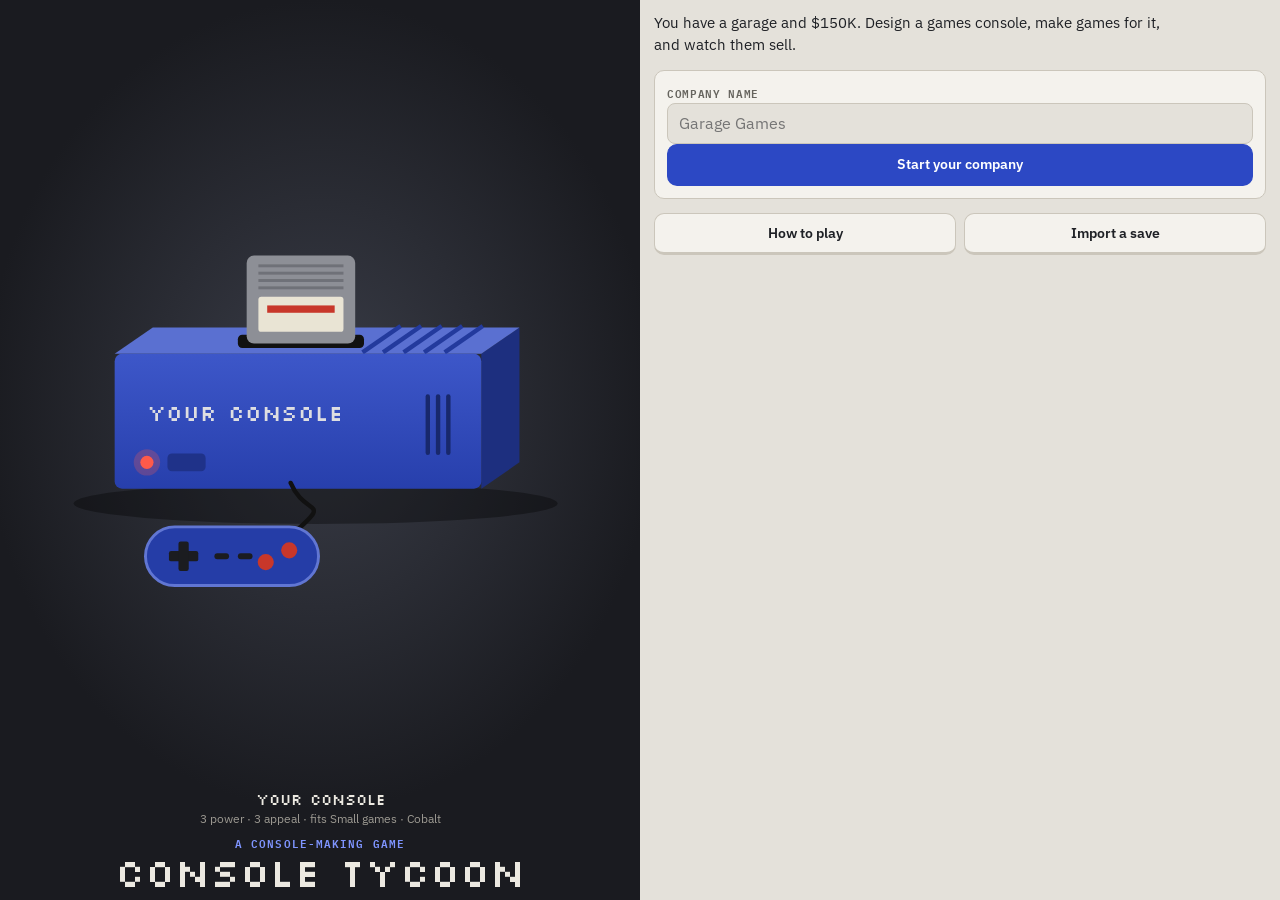
<file: index.html>
<!doctype html>
<html lang="en">
<head>
<meta charset="utf-8">
<meta name="viewport" content="width=device-width, initial-scale=1, viewport-fit=cover">
<meta name="theme-color" content="#24262c">
</head>
<body>
<title>Console Tycoon</title>
<meta name="claude:viewport-fit-sides" content="cover">
<link rel="preconnect" href="https://fonts.googleapis.com">
<link rel="preconnect" href="https://fonts.gstatic.com" crossorigin>
<link rel="stylesheet" href="https://fonts.googleapis.com/css2?family=IBM+Plex+Mono:wght@400;600&family=IBM+Plex+Sans:wght@400;500;600&family=Silkscreen&display=swap">
<style>
/* Layout: landscape split. Left: a dark showroom with a spotlight, the status readout on
   top, the model in the middle and time controls at the bottom. Right: the workbench,
   a scrolling panel of console-plastic controls. Upright phones get a rotate prompt. */
:root {
  --plastic: #e4e1da;      /* workbench: light console plastic */
  --panel: #f4f2ed;
  --ink: #1e2025;
  --muted: #66645e;
  --line: #cbc6bb;
  --accent: #2c48c4;       /* cobalt "A button" */
  --accent-ink: #ffffff;
  --led: #c8372a;          /* power-LED red for danger */
  --good: #287048;
  --mid: #9a6a0a;
  /* The showroom stays dark in both themes, like a lit display case. */
  --room: #1a1b20;
  --room-light: #3a3d48;
  --room-fg: #ece9e1;
  --room-dim: #9d9a92;
  --font-display: "Silkscreen", "Courier New", monospace;
  --font-body: "IBM Plex Sans", system-ui, -apple-system, "Segoe UI", Roboto, sans-serif;
  --font-data: "IBM Plex Mono", ui-monospace, "SFMono-Regular", Menlo, monospace;
  --radius: 10px;
}
@media (prefers-color-scheme: dark) {
  :root:not([data-theme="light"]) {
    --plastic: #16171b; --panel: #202228; --ink: #e8e5dd; --muted: #a09d95; --line: #353841;
    --accent: #7f95ff; --accent-ink: #0d1020; --led: #ff6b5d; --good: #5cc28a; --mid: #e0b04a;
    --room: #0c0d10; --room-light: #2a2d36; color-scheme: dark;
  }
}
:root[data-theme="dark"] {
  --plastic: #16171b; --panel: #202228; --ink: #e8e5dd; --muted: #a09d95; --line: #353841;
  --accent: #7f95ff; --accent-ink: #0d1020; --led: #ff6b5d; --good: #5cc28a; --mid: #e0b04a;
  --room: #0c0d10; --room-light: #2a2d36; color-scheme: dark;
}

* { box-sizing: border-box; }
html, body { height: 100%; background: var(--plastic); }
body {
  color: var(--ink);
  font: 14px/1.45 var(--font-body);
  margin: 0;
  overflow: hidden;
  -webkit-tap-highlight-color: transparent;
}
#app { height: 100%; }
button, input, textarea { font: inherit; color: inherit; }
h1, h2, h3 { text-wrap: balance; margin: 0; }
h2 {
  font: 600 11px/1.2 var(--font-data); text-transform: uppercase; letter-spacing: 0.08em;
  color: var(--muted); margin-bottom: 6px;
}
code { font-family: var(--font-data); font-size: 0.9em; }
.sr { position: absolute; width: 1px; height: 1px; overflow: hidden; clip: rect(0 0 0 0); }
:focus-visible { outline: 3px solid var(--accent); outline-offset: 2px; }

/* ---------- split layout */
.layout { display: grid; grid-template-columns: minmax(0, 1fr) minmax(0, 1fr); height: 100%; }
.stage {
  display: flex; flex-direction: column; gap: 6px; min-height: 0; overflow: hidden;
  color: var(--room-fg);
  background: radial-gradient(ellipse 70% 60% at 50% 45%, var(--room-light), var(--room) 75%);
  padding-block: 8px;
  padding-left: max(12px, env(safe-area-inset-left, 0px));
  padding-right: 12px;
}
.panel {
  min-height: 0; overflow-y: auto; overscroll-behavior: contain;
  display: flex; flex-direction: column; gap: 14px;
  padding-block: 12px 24px;
  padding-left: 14px;
  padding-right: max(14px, env(safe-area-inset-right, 0px));
}

/* ---------- status readout */
.lcd { display: flex; flex-direction: column; gap: 4px; }
.lcd-head { display: flex; justify-content: space-between; align-items: baseline; gap: 12px; }
.logo {
  font: 14px/1.2 var(--font-display); background: none; border: 0; padding: 0; color: var(--room-fg);
  text-align: left; min-width: 0; overflow: hidden; text-overflow: ellipsis; white-space: nowrap; cursor: pointer;
}
.date { font: 600 13px var(--font-data); white-space: nowrap; }
.lcd-stats { display: grid; grid-template-columns: repeat(3, minmax(0, 1fr)); gap: 6px; }
.stat { display: flex; flex-direction: column; min-width: 0; }
.stat b { font: 600 13px var(--font-data); font-variant-numeric: tabular-nums; white-space: nowrap; overflow: hidden; text-overflow: ellipsis; }
.stat small { font-size: 9px; color: var(--room-dim); text-transform: uppercase; letter-spacing: 0.05em; white-space: nowrap; overflow: hidden; text-overflow: ellipsis; }

/* ---------- showroom */
.showroom { flex: 1; min-height: 0; display: flex; flex-direction: column; }
.model { flex: 1; min-height: 0; display: flex; align-items: center; justify-content: center; }
.model svg { width: 100%; height: 100%; max-height: 100%; }
.empty-model p { color: var(--room-dim); text-align: center; margin: 0; }
.caption { display: flex; flex-direction: column; align-items: center; gap: 1px; text-align: center; }
.caption b { font: 15px/1.2 var(--font-display); overflow-wrap: anywhere; }
.caption small { color: var(--room-dim); font-size: 12px; }
.focus-bars { display: grid; grid-template-columns: repeat(4, minmax(0, 1fr)); gap: 8px; width: 100%; max-width: 360px; margin-top: 4px; }
.focus-bars span { display: flex; flex-direction: column; gap: 2px; }
.focus-bars i { display: block; height: 5px; border-radius: 3px; background: #7f95ff; min-width: 2px; }
.focus-bars small { font: 10px var(--font-data); color: var(--room-dim); text-transform: uppercase; }
.stage-title { text-align: center; }
.eyebrow { font: 600 11px var(--font-data); text-transform: uppercase; letter-spacing: 0.1em; color: #7f95ff; margin: 0; }
.big-title { font: clamp(22px, 4.2vw, 40px)/1 var(--font-display); }
.time { display: flex; flex-direction: column; gap: 6px; }
.skip { display: grid; grid-template-columns: repeat(3, 1fr); gap: 6px; }
.skip .btn { min-height: 34px; padding-block: 4px; font: 600 12px var(--font-data); }
.next { width: 100%; min-height: 44px; font: 16px var(--font-display); }

/* ---------- workbench */
.lede { margin: 0; font-size: 15px; max-width: 34em; }
.screen-head { display: flex; align-items: center; gap: 10px; }
.screen-head h1 { font: 17px/1.2 var(--font-display); }
.back {
  background: var(--panel); border: 1px solid var(--line); border-radius: 999px;
  padding: 5px 11px; font: 600 12px var(--font-data); cursor: pointer; white-space: nowrap;
}
section { display: flex; flex-direction: column; gap: 6px; min-width: 0; }
.card { background: var(--panel); border: 1px solid var(--line); border-radius: var(--radius); padding: 12px; gap: 8px; }
.hint { color: var(--muted); font-size: 12.5px; margin: 0; }
.empty { background: var(--panel); border: 1px dashed var(--line); border-radius: var(--radius); padding: 12px; display: flex; flex-direction: column; gap: 8px; align-items: flex-start; }
.empty p { margin: 0; }

/* ---------- rows */
.row {
  display: flex; align-items: center; gap: 10px;
  background: var(--panel); border: 1px solid var(--line); border-radius: var(--radius); padding: 9px 11px;
}
.card .row { background: none; border: 0; padding: 0; }
.row.tap { cursor: pointer; }
.card .row.on b { color: var(--accent); }
.row-main { display: flex; flex-direction: column; gap: 1px; flex: 1; min-width: 0; }
.row-main b { overflow-wrap: anywhere; }
.sub { color: var(--muted); font-size: 12.5px; }
.num { font: 600 12.5px var(--font-data); font-variant-numeric: tabular-nums; white-space: nowrap; }
.swatch-dot { width: 14px; height: 14px; border-radius: 50%; flex: none; border: 1px solid var(--line); }
.score { font: 600 14px var(--font-data); border: 1px solid; border-radius: 8px; padding: 2px 8px; }
.score.good { color: var(--good); }
.score.mid { color: var(--mid); }
.score.bad { color: var(--led); }
.bar { height: 5px; background: var(--line); border-radius: 3px; overflow: hidden; margin-top: 5px; }
.bar i { display: block; height: 100%; background: var(--accent); border-radius: 3px; }

/* ---------- news */
.news { list-style: none; margin: 0; padding: 0; display: flex; flex-direction: column; gap: 5px; }
.news li { display: grid; grid-template-columns: 60px 1fr; gap: 8px; font-size: 13px; }
.news time { font: 11px/1.8 var(--font-data); color: var(--muted); white-space: nowrap; }
.news span { min-width: 0; overflow-wrap: anywhere; }
.news li.note span { color: var(--muted); font-style: italic; }
.news li.note time { visibility: hidden; }
.news li.big span { font-weight: 600; }
.report { border-color: var(--accent); }
.report-head { display: flex; justify-content: space-between; align-items: baseline; gap: 12px; }
.report-head h2 { margin: 0; }
.delta { font: 600 16px var(--font-data); font-variant-numeric: tabular-nums; }
.delta.pos { color: var(--good); }
.delta.neg { color: var(--led); }

/* ---------- tiles & buttons */
.grid { display: grid; grid-template-columns: repeat(2, minmax(0, 1fr)); gap: 8px; }
.tile {
  display: flex; flex-direction: column; align-items: flex-start; gap: 1px; text-align: left;
  background: var(--panel); border: 1px solid var(--line); border-bottom-width: 3px;
  border-radius: var(--radius); padding: 10px 12px; cursor: pointer;
}
.tile small { color: var(--muted); font-size: 12px; }
.btn {
  display: inline-flex; flex-direction: column; align-items: center; justify-content: center;
  min-height: 42px; padding: 7px 14px; border-radius: var(--radius); cursor: pointer;
  background: var(--panel); border: 1px solid var(--line); border-bottom-width: 3px; font-weight: 600;
}
.btn.primary { background: var(--accent); color: var(--accent-ink); border-color: var(--accent); }
.btn.dark { background: rgba(255, 255, 255, 0.06); color: var(--room-fg); border-color: rgba(255, 255, 255, 0.18); }
.btn.danger { color: var(--led); border-color: var(--led); }
.btn.quiet { background: none; border: 0; color: var(--muted); font-weight: 500; text-decoration: underline; }
.btn:disabled { opacity: 0.45; cursor: default; }
.btn.wide { width: 100%; }
.btn-sub { font-weight: 400; font-size: 12px; opacity: 0.85; }
.split { display: flex; flex-wrap: wrap; gap: 8px; }
.split .btn { flex: 1 1 120px; }
.inline { display: flex; gap: 8px; }
.inline input { flex: 1; min-width: 0; }
.tile:active, .btn:active, .opt:active, .chip:active, .swatch:active { transform: translateY(1px); }

/* ---------- forms */
fieldset { border: 0; padding: 0; margin: 0; display: flex; flex-direction: column; gap: 5px; min-width: 0; }
legend {
  font: 600 11px var(--font-data); text-transform: uppercase; letter-spacing: 0.08em; color: var(--muted);
  padding: 0; margin-bottom: 5px; width: 100%;
}
.legend-note, .label-note { float: right; text-transform: none; letter-spacing: 0; color: var(--accent); }
label { font: 600 11px var(--font-data); text-transform: uppercase; letter-spacing: 0.06em; color: var(--muted); }
input, textarea {
  width: 100%; background: var(--plastic); border: 1px solid var(--line); border-radius: 8px;
  padding: 8px 11px; font-size: 16px; min-width: 0;
}
textarea { font: 12px/1.4 var(--font-data); resize: vertical; }
.opt {
  display: grid; grid-template-columns: 1fr auto; grid-template-rows: auto auto; column-gap: 10px;
  text-align: left; background: var(--panel); border: 1px solid var(--line); border-radius: var(--radius);
  padding: 8px 11px; cursor: pointer; width: 100%;
}
.opt b { grid-column: 1; }
.opt small { grid-column: 1; color: var(--muted); font-size: 12px; }
.opt .num { grid-column: 2; grid-row: 1 / span 2; align-self: center; }
.opt.on { border-color: var(--accent); box-shadow: inset 0 0 0 1px var(--accent); }
.opt.on b { color: var(--accent); }
.opt:disabled { opacity: 0.5; cursor: default; }
.opt.locked .num { color: var(--muted); font-weight: 400; text-transform: uppercase; font-size: 11px; letter-spacing: 0.06em; }
.chips { display: flex; flex-wrap: wrap; gap: 6px; }
.chip {
  background: var(--panel); border: 1px solid var(--line); border-radius: 999px; padding: 6px 12px;
  font-size: 13.5px; cursor: pointer; min-height: 36px;
}
.chip.on { background: var(--accent); color: var(--accent-ink); border-color: var(--accent); }
.swatches { display: flex; flex-wrap: wrap; gap: 8px; }
.swatch {
  width: 36px; height: 36px; border-radius: 50%; cursor: pointer; background: var(--sw);
  border: 2px solid var(--line); box-shadow: inset 0 -4px 0 rgba(0, 0, 0, 0.2);
}
.swatch.on { border-color: var(--accent); outline: 2px solid var(--accent); outline-offset: 2px; }
.stepper {
  display: grid; grid-template-columns: 80px 38px 28px 38px 1fr; align-items: center; gap: 6px;
  background: var(--panel); border: 1px solid var(--line); border-radius: var(--radius); padding: 5px 10px;
}
.stepper span:first-child { font-weight: 600; font-size: 13.5px; }
.step {
  width: 38px; height: 38px; border-radius: 50%; border: 1px solid var(--line); border-bottom-width: 3px;
  background: var(--plastic); font: 600 19px/1 var(--font-data); cursor: pointer;
}
.step:disabled { opacity: 0.35; }
.stepper output { text-align: center; font: 600 17px var(--font-data); }
.pips { color: var(--accent); letter-spacing: 1px; font-size: 11px; overflow: hidden; white-space: nowrap; }
.lessons { border-left: 3px solid var(--accent); padding-left: 10px; display: flex; flex-direction: column; gap: 4px; }
.lessons h3 { font: 600 11px var(--font-data); text-transform: uppercase; letter-spacing: 0.08em; color: var(--accent); }
.lessons p { margin: 0; font-size: 12.5px; }

/* ---------- data lists */
dl { display: grid; grid-template-columns: auto 1fr; gap: 3px 14px; margin: 0; }
dt { color: var(--muted); font-size: 12.5px; }
dd { margin: 0; font-variant-numeric: tabular-nums; min-width: 0; overflow-wrap: anywhere; }
dd small { color: var(--muted); }
dd.neg { color: var(--led); }

/* ---------- games list */
.row.game { display: block; padding: 0; }
.row.game.on { border-color: var(--accent); }
.game-head { display: flex; align-items: center; gap: 10px; width: 100%; padding: 9px 11px; background: none; border: 0; text-align: left; cursor: pointer; }
.detail { padding: 0 11px 11px; font-size: 12.5px; color: var(--muted); }
.detail p { margin: 0 0 4px; }
.detail ul { margin: 4px 0 0; padding-left: 18px; }
.rules { margin: 0; padding-left: 18px; display: flex; flex-direction: column; gap: 6px; max-width: 65ch; }

/* ---------- flash */
.flash { padding: 9px 11px; border-radius: var(--radius); font-weight: 500; border: 1px solid; background: var(--panel); }
.flash.ok { color: var(--good); border-color: var(--good); }
.flash.err { color: var(--led); border-color: var(--led); }

/* ---------- rotate prompt (upright phones) */
.rotate { display: none; }
@media (orientation: portrait) and (max-width: 700px) {
  :root:not(.upright) .rotate {
    display: flex; position: fixed; inset: 0; z-index: 20; flex-direction: column; align-items: center;
    justify-content: center; gap: 12px; text-align: center; background: var(--room); color: var(--room-fg);
    padding-block: 24px;
    padding-left: max(24px, env(safe-area-inset-left, 0px));
    padding-right: max(24px, env(safe-area-inset-right, 0px));
  }
  .rotate svg { width: 96px; height: 96px; color: #7f95ff; animation: tilt 2.4s ease-in-out infinite; }
  .rotate h1 { font: 20px/1.2 var(--font-display); }
  .rotate p { margin: 0; max-width: 26em; color: var(--room-dim); }
  .rotate .btn { background: none; color: var(--room-fg); border-color: rgba(255, 255, 255, 0.25); }
  /* Played upright: showroom on top, workbench below. */
  :root.upright .layout { grid-template-columns: minmax(0, 1fr); grid-template-rows: minmax(0, 46%) minmax(0, 1fr); }
}
@keyframes tilt { 0%, 30% { transform: rotate(0); } 60%, 100% { transform: rotate(-90deg); } }

@media (prefers-reduced-motion: reduce) {
  * { transition: none !important; animation: none !important; }
}

</style>
<div id="app"><main class="screen"><p class="hint">Loading Console Tycoon…</p></main></div>
<script>
// Console Tycoon game data. Edit freely, then run: node tools/build.js
"use strict";

(function (root) {
  // Each slot has tiers from cheapest to best. CPU, GPU and Memory tiers add
  // their rating to a console's power; Storage, Controller and Case add to its
  // appeal. Storage capacity limits how big a game the console can hold.
  const tiers = (names, costs, extra) => names.map((name, i) =>
    Object.assign({ name, rating: i + 1, unit_cost: costs[i] }, extra ? extra[i] : {}));

  const DATA = {
    START_YEAR: 1985,
    STARTING_MONEY: 150000,
    MONTH_NAMES: ["Jan", "Feb", "Mar", "Apr", "May", "Jun", "Jul", "Aug", "Sep", "Oct", "Nov", "Dec"],

    // Colours you can paint a console: [name, hex]. The first is the default.
    CONSOLE_COLORS: [["Charcoal", "#2b2d33"], ["Putty", "#d9d3c3"], ["Cobalt", "#2c48c4"], ["Cherry", "#c8372a"],
      ["Mint", "#7fc8a9"], ["Grape", "#6a4c9c"], ["Sunflower", "#e5b53a"]],

    POWER_SLOTS: ["CPU", "GPU", "Memory"],
    APPEAL_SLOTS: ["Storage", "Controller", "Case"],
    COMPONENTS: {
      CPU: tiers(["8-bit Pico", "16-bit Duo", "32-bit Tri", "64-bit Quad", "Multicore X", "Octa Fusion", "Neural Core"],
        [20, 28, 40, 55, 75, 100, 120]),
      GPU: tiers(["Tile Blitter", "Sprite Engine", "Polygon Pusher", "Texel Forge", "Shader Array", "Ray Weaver", "Photon Matrix"],
        [15, 22, 35, 50, 70, 95, 115]),
      Memory: tiers(["64 KB RAM", "512 KB RAM", "4 MB RAM", "32 MB RAM", "512 MB RAM", "8 GB RAM", "32 GB RAM"],
        [10, 13, 18, 25, 35, 45, 55]),
      Storage: tiers(["ROM Cartridge", "Mega Cartridge", "CD-ROM Drive", "DVD Drive", "Blu-ray Drive", "Solid State Drive", "Cloud Hybrid"],
        [8, 14, 20, 26, 35, 45, 50],
        [1, 2, 3, 3, 4, 4, 4].map((capacity) => ({ capacity }))),
      Controller: tiers(["Basic Pad", "Six-Button Pad", "Analog Stick Pad", "Rumble Pad", "Motion Wand", "Haptic Pad", "Neural Band"],
        [5, 7, 10, 12, 16, 18, 22]),
      Case: tiers(["Plastic Box", "Sleek Shell", "Translucent Shell", "Compact Slim", "Premium Alloy", "Designer Edition", "Morphing Shell"],
        [8, 9, 10, 12, 16, 20, 24]),
    },

    FOCUS_AREAS: ["Gameplay", "Graphics", "Story", "Audio"],
    FOCUS_POINTS: 10,
    // Hidden ideal focus split per genre (sums to FOCUS_POINTS).
    GENRES: {
      Action: { Gameplay: 4, Graphics: 3, Story: 1, Audio: 2 },
      Adventure: { Gameplay: 2, Graphics: 2, Story: 5, Audio: 1 },
      Platformer: { Gameplay: 5, Graphics: 3, Story: 1, Audio: 1 },
      Puzzle: { Gameplay: 6, Graphics: 1, Story: 1, Audio: 2 },
      Racing: { Gameplay: 4, Graphics: 4, Story: 0, Audio: 2 },
      Rhythm: { Gameplay: 4, Graphics: 1, Story: 0, Audio: 5 },
      RPG: { Gameplay: 3, Graphics: 2, Story: 4, Audio: 1 },
      Shooter: { Gameplay: 4, Graphics: 4, Story: 1, Audio: 1 },
      Simulation: { Gameplay: 5, Graphics: 2, Story: 1, Audio: 2 },
      Sports: { Gameplay: 4, Graphics: 3, Story: 0, Audio: 3 },
      Strategy: { Gameplay: 5, Graphics: 1, Story: 3, Audio: 1 },
    },
    // Topic: [genres that fit well, genres that clash]
    TOPICS: {
      Aliens: [["Shooter", "Strategy", "Adventure"], ["Sports"]],
      Animals: [["Platformer", "Simulation"], ["Shooter"]],
      Cars: [["Racing", "Simulation"], ["RPG", "Adventure"]],
      Cooking: [["Simulation", "Puzzle"], ["Shooter"]],
      Cyberpunk: [["RPG", "Shooter", "Adventure"], ["Sports"]],
      Detective: [["Adventure", "Puzzle"], ["Racing", "Sports"]],
      Dinosaurs: [["Action", "Adventure"], ["Puzzle"]],
      Fantasy: [["RPG", "Adventure", "Strategy"], ["Racing", "Sports"]],
      Farming: [["Simulation", "Strategy"], ["Shooter", "Racing"]],
      Horror: [["Adventure", "Shooter"], ["Sports", "Rhythm"]],
      Medieval: [["Strategy", "RPG", "Action"], ["Racing", "Rhythm"]],
      Music: [["Rhythm", "Simulation"], ["Shooter", "Strategy"]],
      Mythology: [["RPG", "Action", "Strategy"], ["Racing"]],
      Ninjas: [["Action", "Platformer"], ["Simulation"]],
      Pirates: [["Adventure", "Action", "Strategy"], ["Racing"]],
      Robots: [["Action", "Shooter", "Strategy"], ["Rhythm"]],
      Soccer: [["Sports", "Simulation"], ["RPG", "Adventure", "Shooter"]],
      Space: [["Shooter", "Strategy", "Simulation"], ["Sports", "Rhythm"]],
      Spies: [["Action", "Adventure"], ["Rhythm"]],
      Zombies: [["Shooter", "Action"], ["Puzzle", "Sports"]],
    },
    // months: dev time, cost: paid up front, capacity: storage needed,
    // price: retail price, reach: sales multiplier, polish: review multiplier
    GAME_SIZES: {
      Small: { months: 2, cost: 10000, capacity: 1, price: 20, reach: 0.6, polish: 0.95 },
      Medium: { months: 4, cost: 50000, capacity: 2, price: 35, reach: 1.0, polish: 1.0 },
      Large: { months: 7, cost: 250000, capacity: 3, price: 50, reach: 1.6, polish: 1.03 },
      AAA: { months: 11, cost: 1200000, capacity: 4, price: 60, reach: 2.4, polish: 1.06 },
    },
  };

  if (typeof module !== "undefined" && module.exports) module.exports = DATA;
  else root.CT_DATA = DATA;
})(typeof window !== "undefined" ? window : globalThis);

</script>
<script>
// Console Tycoon simulation: design consoles, make games for them, watch them sell.
"use strict";

(function (root) {
  const D = root.CT_DATA || (typeof require !== "undefined" ? require("./data.js") : null);

  const RETAIL_SHARE = 0.75;      // share of a console's price you keep after retailers
  const GAME_SHARE = 0.70;        // share of a game's price you keep
  const CONSOLE_DEMAND = 600;     // base console buyers per month
  const SLOTS = [...D.POWER_SLOTS, ...D.APPEAL_SLOTS];
  const SIZE_NAMES = Object.keys(D.GAME_SIZES);

  class GameError extends Error {}

  // ------------------------------------------------------------ random
  class Rng {
    constructor(seed) { this.seed(seed); }
    seed(n) { this.a = (Math.floor(n) ^ 0x9e3779b9) >>> 0; for (let i = 0; i < 4; i++) this.random(); }
    random() { // mulberry32
      let t = (this.a = (this.a + 0x6d2b79f5) >>> 0);
      t = Math.imul(t ^ (t >>> 15), t | 1);
      t ^= t + Math.imul(t ^ (t >>> 7), t | 61);
      return ((t ^ (t >>> 14)) >>> 0) / 4294967296;
    }
    uniform(a, b) { return a + (b - a) * this.random(); }
    gauss(mu, sigma) {
      const u = 1 - this.random(), v = this.random();
      return mu + sigma * Math.sqrt(-2 * Math.log(u)) * Math.cos(2 * Math.PI * v);
    }
  }

  // ------------------------------------------------------------ console stats
  const part = (c, slot) => D.COMPONENTS[slot][c.parts[slot]];
  const power = (c) => D.POWER_SLOTS.reduce((t, s) => t + part(c, s).rating, 0);
  const appeal = (c) => D.APPEAL_SLOTS.reduce((t, s) => t + part(c, s).rating, 0);
  const capacity = (c) => part(c, "Storage").capacity;
  const unitCost = (c) => SLOTS.reduce((t, s) => t + part(c, s).unit_cost, 0);
  const fairPrice = (c) => Math.round(80 + 15 * (power(c) + appeal(c)));
  const devCost = (parts) => 15000 + 1000 * SLOTS.reduce((t, s) => t + D.COMPONENTS[s][parts[s]].unit_cost, 0);
  const devMonths = (parts) => 3 + Math.floor(Math.max(...Object.values(parts)) / 2);
  const biggestSize = (cap) => SIZE_NAMES.filter((k) => D.GAME_SIZES[k].capacity <= cap).pop();
  const withArticle = (w) => (/^[AEIOU]/.test(w) ? `an ${w}` : `a ${w}`);

  function newConsole(f) {
    return Object.assign({ name: "", parts: {}, price: 0, color: D.CONSOLE_COLORS[0][1], status: "dev", dev_months_left: 0,
      launch_month: -1, installed_base: 0, revenue: 0, profit: 0, last_sales: 0 }, f);
  }
  function newGame(f) {
    return Object.assign({ title: "", genre: "", topic: "", size: "", platform: "", focus: {},
      status: "dev", months_left: 0, release_month: -1, score: 0, reviews: [], feedback: [],
      units_sold: 0, revenue: 0, last_sales: 0 }, f);
  }

  const FIELDS = ["version", "company", "seed", "money", "month", "unlocked", "consoles", "games", "news"];

  class State {
    constructor(f) {
      Object.assign(this, { version: 2, company: "", seed: 1, money: D.STARTING_MONEY, month: 0,
        // Best tier unlocked in each part slot. Everything starts at the earliest type.
        unlocked: Object.fromEntries(SLOTS.map((s) => [s, 0])),
        consoles: [], games: [], news: [] }, f || {});
      this.consoles = this.consoles.map(newConsole);
      this.games = this.games.map(newGame);
      this.rng = new Rng(this.seed * 1000 + this.month);
    }

    get date() { return `${D.MONTH_NAMES[this.month % 12]} ${D.START_YEAR + Math.floor(this.month / 12)}`; }
    say(text) { this.news.push(`[${this.date}] ${text}`); }

    console(name) {
      const c = this.consoles.find((x) => x.name === name);
      if (!c) throw new GameError(`No console named "${name}".`);
      return c;
    }
    consoleInDev() { return this.consoles.find((c) => c.status === "dev") || null; }
    gameInDev() { return this.games.find((g) => g.status === "dev") || null; }
    platforms() { return this.consoles.filter((c) => c.status !== "retired" || c.installed_base > 0); }
    nameTaken(name) {
      const n = name.toLowerCase();
      return this.consoles.some((c) => c.name.toLowerCase() === n) || this.games.some((g) => g.title.toLowerCase() === n);
    }
    spend(amount) {
      if (amount > this.money) throw new GameError(`Not enough money: need ${fmtMoney(amount)}, have ${fmtMoney(this.money)}.`);
      this.money -= amount;
    }

    // ---------------------------------------------------------- consoles
    designConsole(name, parts, price, color) {
      name = (name || "").trim();
      if (!name) throw new GameError("Your console needs a name.");
      if (this.nameTaken(name)) throw new GameError(`The name "${name}" is already in use.`);
      for (const s of SLOTS) {
        if (!(parts[s] >= 0 && parts[s] < D.COMPONENTS[s].length)) throw new GameError(`Pick a ${s}.`);
        if (parts[s] > this.unlocked[s]) throw new GameError(`The ${D.COMPONENTS[s][parts[s]].name} is locked.`);
      }
      if (!(price > 0)) throw new GameError("Price must be more than $0.");
      if (this.consoleInDev()) throw new GameError("Your hardware team is already building a console.");
      const cost = devCost(parts);
      this.spend(cost);
      if (!D.CONSOLE_COLORS.some(([, hex]) => hex === color)) color = D.CONSOLE_COLORS[0][1];
      const c = newConsole({ name, parts: { ...parts }, price: Math.round(price), color, dev_months_left: devMonths(parts) });
      this.consoles.push(c);
      this.say(`Hardware team began building the ${name} (${fmtMoney(cost)}).`);
      return c;
    }
    setPrice(name, price) {
      if (!(price > 0)) throw new GameError("Price must be more than $0.");
      this.console(name).price = Math.round(price);
    }
    discontinue(name) {
      const c = this.console(name);
      if (c.status !== "active") throw new GameError("Only consoles on sale can be discontinued.");
      c.status = "retired";
      this.say(`${c.name} discontinued after selling ${fmtNum(c.installed_base)} units.`);
    }

    // ---------------------------------------------------------- games
    startGame(title, genre, topic, size, platform, focus) {
      title = (title || "").trim();
      if (!title) throw new GameError("Your game needs a title.");
      if (this.nameTaken(title)) throw new GameError(`The name "${title}" is already in use.`);
      if (!(genre in D.GENRES) || !(topic in D.TOPICS) || !(size in D.GAME_SIZES)) throw new GameError("Pick a genre, topic and size.");
      const vals = D.FOCUS_AREAS.map((a) => focus[a]);
      if (vals.some((v) => !Number.isInteger(v) || v < 0) || vals.reduce((a, b) => a + b, 0) !== D.FOCUS_POINTS) {
        throw new GameError(`Use exactly ${D.FOCUS_POINTS} focus points.`);
      }
      const plat = this.console(platform);
      if (!this.platforms().includes(plat)) throw new GameError(`You can't make games for the ${plat.name}.`);
      if (capacity(plat) < D.GAME_SIZES[size].capacity) throw new GameError(`A ${size} game won't fit on the ${plat.name}'s ${part(plat, "Storage").name}.`);
      if (this.gameInDev()) throw new GameError("Your studio is already making a game.");
      this.spend(D.GAME_SIZES[size].cost);
      const g = newGame({ title, genre, topic, size, platform: plat.name, focus: { ...focus }, months_left: D.GAME_SIZES[size].months });
      this.games.push(g);
      this.say(`Started work on ${title} (${size} ${topic} ${genre}) for the ${plat.name}.`);
      return g;
    }

    comboRating(genre, topic) {
      const [good, bad] = D.TOPICS[topic];
      return good.includes(genre) ? "great" : bad.includes(genre) ? "poor" : "okay";
    }
    focusMatch(genre, focus) {
      const ideal = D.GENRES[genre];
      return 1 - D.FOCUS_AREAS.reduce((t, a) => t + Math.abs(focus[a] - ideal[a]), 0) / (2 * D.FOCUS_POINTS);
    }
    // How much the console's power lifts or limits a game's graphics.
    graphicsFactor(plat) { return Math.min(1.4, Math.max(0.6, power(plat) / 12)); }

    reviewGame(g) {
      const plat = this.console(g.platform);
      let q = 2.3 + 6.5 * this.focusMatch(g.genre, g.focus) ** 1.5;
      q *= { great: 1.12, okay: 1.0, poor: 0.75 }[this.comboRating(g.genre, g.topic)];
      const gf = this.graphicsFactor(plat);
      q *= gf ** (0.05 * g.focus.Graphics);
      q *= D.GAME_SIZES[g.size].polish;
      const prev = this.games.filter((x) => x.status === "released").sort((a, b) => b.release_month - a.release_month)[0];
      if (prev && prev.genre === g.genre && prev.topic === g.topic) q *= 0.85;
      q += this.rng.gauss(0, 0.5);
      g.reviews = [0, 1, 2, 3].map(() => Math.min(10, Math.max(1, Math.round(q + this.rng.gauss(0, 0.6)))));
      g.score = g.reviews.reduce((a, b) => a + b, 0) / 4;
      g.feedback = this.critique(g, gf, prev);
    }

    critique(g, gf, prev) {
      const notes = [];
      const ideal = D.GENRES[g.genre];
      const diffs = Object.fromEntries(D.FOCUS_AREAS.map((a) => [a, g.focus[a] - ideal[a]]));
      const worst = D.FOCUS_AREAS.reduce((a, b) => (Math.abs(diffs[b]) > Math.abs(diffs[a]) ? b : a));
      if (Object.values(diffs).every((d) => Math.abs(d) <= 1)) notes.push(`Critics felt the focus was just right for ${withArticle(g.genre)} game.`);
      else if (diffs[worst] < 0) notes.push(`Critics wanted more ${worst} from ${withArticle(g.genre)} game.`);
      else notes.push(`Critics thought too much effort went into ${worst} for ${withArticle(g.genre)} game.`);
      const rating = this.comboRating(g.genre, g.topic);
      if (rating === "great") notes.push(`${g.topic} and ${g.genre} are a fantastic match!`);
      else if (rating === "poor") notes.push(`Players found ${g.topic} a strange theme for ${withArticle(g.genre)} game.`);
      if (gf < 0.8 && g.focus.Graphics >= 3) notes.push(`The ${g.platform}'s weak hardware held the graphics back.`);
      else if (gf > 1.2 && g.focus.Graphics >= 3) notes.push(`The ${g.platform}'s power made the graphics shine.`);
      if (prev && prev.genre === g.genre && prev.topic === g.topic) notes.push("Players felt they had played this before.");
      return notes;
    }

    // ---------------------------------------------------------- sales
    libraryFactor(c) {
      const hits = this.games.filter((g) => g.status === "released" && g.platform === c.name && this.month - g.release_month <= 36)
        .reduce((t, g) => t + 2 ** (g.score - 6) * D.GAME_SIZES[g.size].reach, 0);
      return 0.6 + Math.min(2.0, hits / 6);
    }
    consoleDemand(c) {
      const age = this.month - c.launch_month;
      const quality = ((power(c) + appeal(c)) / 12) ** 0.8;
      const priceFactor = Math.min(4, Math.max(0.05, (fairPrice(c) / c.price) ** 2));
      const hype = age < 3 ? 1.4 : 1;
      return CONSOLE_DEMAND * quality * priceFactor * this.libraryFactor(c) * hype * 0.975 ** age;
    }

    // ---------------------------------------------------------- the clock
    advance() {
      const start = this.news.length;
      this.month += 1;
      this.rng.seed(this.seed * 1000 + this.month);
      const before = this.money;

      for (const c of this.consoles) {
        if (c.status === "dev" && --c.dev_months_left <= 0) {
          c.status = "active";
          c.launch_month = this.month;
          this.say(`The ${c.name} is in stores! Launch price $${c.price}.`);
        }
      }
      for (const g of this.games) {
        if (g.status !== "dev" || --g.months_left > 0) continue;
        const plat = this.console(g.platform);
        if (plat.status === "dev") { g.months_left = 1; continue; } // ships with the console
        this.reviewGame(g);
        g.status = "released";
        g.release_month = this.month;
        this.say(`${g.title} released on the ${plat.name}! Reviews: ${g.reviews.join(" / ")} (avg ${g.score.toFixed(1)})`);
        for (const n of g.feedback) this.say(`  - ${n}`);
      }

      for (const c of this.consoles) {
        c.last_sales = 0;
        if (c.status !== "active") continue;
        const units = Math.trunc(this.consoleDemand(c) * this.rng.uniform(0.9, 1.1));
        const rev = Math.trunc(units * c.price * RETAIL_SHARE);
        const profit = rev - units * unitCost(c);
        c.last_sales = units;
        c.installed_base += units;
        c.revenue += rev;
        c.profit += profit;
        this.money += profit;
      }

      for (const g of this.games) {
        g.last_sales = 0;
        if (g.status !== "released") continue;
        const age = this.month - g.release_month;
        const plat = this.console(g.platform);
        let copies = plat.installed_base * 0.02 * 2 ** (g.score - 6) * D.GAME_SIZES[g.size].reach * 0.8 ** age;
        if (plat.status === "retired") copies *= 0.5;
        copies = Math.min(Math.trunc(copies), plat.installed_base);
        if (copies < 20 || age > 36) continue;
        const rev = Math.trunc(copies * D.GAME_SIZES[g.size].price * GAME_SHARE);
        g.last_sales = copies;
        g.units_sold += copies;
        g.revenue += rev;
        this.money += rev;
      }

      const fresh = this.news.slice(start);
      this.news = this.news.slice(-100);
      return { lines: fresh, delta: this.money - before };
    }

    toDict() { return Object.fromEntries(FIELDS.map((f) => [f, this[f]])); }
    toJSON() { return this.toDict(); }
    static fromDict(d) {
      if (!d || d.version !== 2) throw new GameError("That save is from a different version of the game.");
      return new State(d);
    }
  }

  function createGame(company, seed) {
    const s = new State({ company, seed: seed === undefined ? 1 + Math.floor(Math.random() * 999999) : seed });
    s.say(`${company} opens its doors in a garage. Design a console, then make games for it!`);
    return s;
  }

  function fmtMoney(n) {
    const sign = n < 0 ? "-" : "", a = Math.abs(n);
    if (a >= 1e9) return `${sign}$${(a / 1e9).toFixed(2)}B`;
    if (a >= 1e6) return `${sign}$${(a / 1e6).toFixed(2)}M`;
    if (a >= 10000) return `${sign}$${Math.round(a / 1000)}K`;
    return `${sign}$${Math.round(a).toLocaleString("en-US")}`;
  }
  function fmtNum(n) {
    if (n >= 1e6) return `${(n / 1e6).toFixed(2)}M`;
    if (n >= 10000) return `${Math.round(n / 1000)}K`;
    return Math.trunc(n).toLocaleString("en-US");
  }

  const api = { D, State, GameError, createGame, fmtMoney, fmtNum, part, power, appeal, capacity, unitCost,
    fairPrice, devCost, devMonths, biggestSize, SLOTS, SIZE_NAMES, RETAIL_SHARE, GAME_SHARE };
  if (typeof module !== "undefined" && module.exports) module.exports = api;
  else root.CT = api;
})(typeof window !== "undefined" ? window : globalThis);

</script>
<script>
// Draws the showroom models: consoles built from their parts, and game cartridges / boxes.
// Every function returns an SVG string.
"use strict";

(function (root) {
  const D = root.CT_DATA;
  let uid = 0;

  // ------------------------------------------------------------ colour helpers
  function hexToRgb(hex) {
    const n = parseInt(hex.slice(1), 16);
    return [(n >> 16) & 255, (n >> 8) & 255, n & 255];
  }
  function shade(hex, amt) { // amt -1..1: darker..lighter
    const [r, g, b] = hexToRgb(hex);
    const f = (c) => Math.round(amt < 0 ? c * (1 + amt) : c + (255 - c) * amt);
    return `rgb(${f(r)},${f(g)},${f(b)})`;
  }
  const isLight = (hex) => { const [r, g, b] = hexToRgb(hex); return r * 0.299 + g * 0.587 + b * 0.114 > 150; };
  const esc = (t) => String(t).replace(/[&<>"']/g, (c) => ({ "&": "&amp;", "<": "&lt;", ">": "&gt;", '"': "&quot;", "'": "&#39;" }[c]));
  function hash(str) {
    let h = 2166136261;
    for (let i = 0; i < str.length; i++) { h ^= str.charCodeAt(i); h = Math.imul(h, 16777619); }
    return h >>> 0;
  }
  function seeded(seed) {
    let a = seed || 1;
    return () => { a = (a + 0x6d2b79f5) >>> 0; let t = Math.imul(a ^ (a >>> 15), a | 1); t ^= t + Math.imul(t ^ (t >>> 7), t | 61); return ((t ^ (t >>> 14)) >>> 0) / 4294967296; };
  }

  // ------------------------------------------------------------ console
  // Case tiers: front-face height, corner radius and finish.
  const CASES = [
    { h: 92, rx: 5, ridges: true },                // Plastic Box
    { h: 84, rx: 26 },                             // Sleek Shell
    { h: 90, rx: 12, clear: true },                // Translucent Shell
    { h: 58, rx: 10 },                             // Compact Slim
    { h: 78, rx: 14, metal: true },                // Premium Alloy
    { h: 92, rx: 3, slant: true },                 // Designer Edition
    { h: 86, rx: 43, glow: true },                 // Morphing Shell
  ];

  function consoleSVG({ parts, color, name }) {
    const id = `m${++uid}`;
    const cs = CASES[parts.Case] || CASES[0];
    const W = 250, x0 = 70, base = 206, top = base - cs.h, dx = 26, dy = -18;
    const body = color || "#2b2d33";
    const ink = isLight(body) ? "#24262c" : "#f1eee6";
    const power = ["CPU", "GPU", "Memory"].reduce((t, s) => t + parts[s] + 1, 0);
    const flat = cs.rx > 16;
    const out = [];

    out.push(`<defs>
      <linearGradient id="${id}f" x1="0" y1="0" x2="0" y2="1">
        <stop offset="0" stop-color="${shade(body, cs.metal ? 0.35 : 0.08)}"/>
        <stop offset="1" stop-color="${shade(body, cs.metal ? -0.35 : -0.12)}"/>
      </linearGradient>
      <radialGradient id="${id}g" cx="0.5" cy="0.5" r="0.5"><stop offset="0" stop-color="#7fd7ff" stop-opacity="0.8"/><stop offset="1" stop-color="#7fd7ff" stop-opacity="0"/></radialGradient>
    </defs>`);
    out.push(`<ellipse cx="${x0 + W / 2 + 12}" cy="${base + 10}" rx="${W / 2 + 40}" ry="14" fill="#000" opacity="0.35"/>`);
    if (cs.glow) out.push(`<ellipse cx="${x0 + W / 2}" cy="${top + cs.h / 2}" rx="${W / 2 + 30}" ry="${cs.h}" fill="url(#${id}g)" opacity="0.5"/>`);

    // Side and top faces give a little depth to boxy cases.
    if (!flat) {
      out.push(`<polygon points="${x0 + W},${top} ${x0 + W + dx},${top + dy} ${x0 + W + dx},${base + dy} ${x0 + W},${base}" fill="${shade(body, -0.35)}"/>`);
      out.push(`<polygon points="${x0},${top} ${x0 + W},${top} ${x0 + W + dx},${top + dy} ${x0 + dx},${top + dy}" fill="${shade(body, 0.22)}"/>`);
      if (cs.ridges) {
        for (let i = 1; i <= 5; i++) {
          const x = x0 + W * 0.62 + i * 14;
          out.push(`<line x1="${x}" y1="${top - 1}" x2="${x + dx}" y2="${top + dy - 1}" stroke="${shade(body, -0.2)}" stroke-width="3"/>`);
        }
      }
    }

    // Storage on top (cartridge slots, CD lid) is drawn before the front face.
    const st = parts.Storage;
    const sx = x0 + W * 0.36, sy = top + (flat ? 6 : dy / 2);
    if (st <= 1) {
      const cw = st === 0 ? 74 : 92, ch = st === 0 ? 58 : 64;
      out.push(`<rect x="${sx - 6}" y="${sy - 4}" width="${cw + 12}" height="9" rx="3" fill="#111"/>`);
      out.push(`<rect x="${sx}" y="${sy - ch}" width="${cw}" height="${ch + 2}" rx="5" fill="#8d8f96"/>`);
      for (let i = 0; i < 4; i++) out.push(`<rect x="${sx + 8}" y="${sy - ch + 6 + i * 5}" width="${cw - 16}" height="2" fill="#6f7178"/>`);
      out.push(`<rect x="${sx + 8}" y="${sy - ch + 28}" width="${cw - 16}" height="${ch - 34}" rx="2" fill="${st === 0 ? "#e9e4d4" : "#f2c14e"}"/>`);
      out.push(`<rect x="${sx + 14}" y="${sy - ch + 34}" width="${cw - 28}" height="5" fill="${st === 0 ? "#c8372a" : "#2c48c4"}"/>`);
    } else if (st === 2) {
      out.push(`<ellipse cx="${sx + 40}" cy="${sy}" rx="${flat ? 48 : 52}" ry="${flat ? 7 : 11}" fill="${shade(body, -0.25)}" stroke="${shade(body, 0.3)}" stroke-width="2"/>`);
      out.push(`<ellipse cx="${sx + 40}" cy="${sy}" rx="10" ry="2.5" fill="${shade(body, 0.4)}"/>`);
    } else if (st === 6) {
      for (let i = 1; i <= 3; i++) out.push(`<path d="M ${sx + 40 - i * 14} ${sy - 10 - i * 4} q ${i * 14} ${-i * 12} ${i * 28} 0" fill="none" stroke="#7fd7ff" stroke-width="3" stroke-linecap="round" opacity="${1 - i * 0.2}"/>`);
    }

    // Front face.
    if (cs.slant) {
      out.push(`<polygon points="${x0 + 18},${top} ${x0 + W},${top} ${x0 + W - 10},${base} ${x0},${base}" fill="url(#${id}f)"/>`);
      out.push(`<polygon points="${x0 + 18},${top} ${x0 + W},${top} ${x0 + W + dx},${top + dy} ${x0 + 18 + dx},${top + dy}" fill="${shade(body, 0.22)}"/>`);
    } else {
      out.push(`<rect x="${x0}" y="${top}" width="${W}" height="${cs.h}" rx="${cs.rx}" fill="url(#${id}f)" ${cs.clear ? 'fill-opacity="0.72"' : ""}/>`);
    }
    if (cs.clear) {
      out.push(`<rect x="${x0 + 100}" y="${top + 22}" width="64" height="38" rx="3" fill="#2f7a4a" opacity="0.45"/>`);
      for (let i = 0; i < 6; i++) out.push(`<rect x="${x0 + 106 + i * 10}" y="${top + 30}" width="6" height="22" fill="#1e2025" opacity="0.4"/>`);
    }
    if (cs.metal) out.push(`<rect x="${x0 + 10}" y="${top + 6}" width="${W - 20}" height="3" rx="1.5" fill="#fff" opacity="0.35"/>`);

    // Front details: drive slots, vents (one per point of power), LED, name badge.
    if (st === 3 || st === 4) {
      out.push(`<rect x="${x0 + 22}" y="${top + 12}" width="96" height="7" rx="3.5" fill="#111"/>`);
      if (st === 4) out.push(`<rect x="${x0 + 26}" y="${top + 21}" width="88" height="2" fill="#4f7cff"/>`);
    } else if (st === 5) {
      out.push(`<rect x="${x0 + 22}" y="${top + 13}" width="96" height="3" rx="1.5" fill="#7fd7ff" opacity="0.9"/>`);
    }
    const vents = Math.min(power, 8);
    for (let i = 0; i < vents; i++) {
      const vx = x0 + W - 24 - i * 7;
      out.push(`<rect x="${vx}" y="${top + cs.h * 0.3}" width="3" height="${cs.h * 0.45}" rx="1.5" fill="${shade(body, -0.45)}"/>`);
    }
    out.push(`<circle cx="${x0 + 22}" cy="${base - 18}" r="4.5" fill="#ff5a4a"/><circle cx="${x0 + 22}" cy="${base - 18}" r="9" fill="#ff5a4a" opacity="0.25"/>`);
    out.push(`<rect x="${x0 + 36}" y="${base - 24}" width="26" height="12" rx="3" fill="${shade(body, -0.3)}"/>`);
    const label = esc((name || "").slice(0, 16).toUpperCase());
    if (label) out.push(`<text x="${x0 + 22}" y="${top + (cs.h < 70 ? 31 : cs.h * 0.5)}" font-family="Silkscreen, 'Courier New', monospace" font-size="${cs.h < 70 ? 12 : 15}" fill="${ink}" opacity="0.9">${label}</text>`);

    out.push(controllerSVG(parts.Controller, body, x0, base));
    return `<svg viewBox="0 0 420 290" role="img" aria-label="Model of ${esc(name || "your console")}" xmlns="http://www.w3.org/2000/svg">${out.join("")}</svg>`;
  }

  function controllerSVG(tier, body, x0, base) {
    const cx = 150, cy = 252;
    const pad = shade(body, -0.15), edge = shade(body, 0.25);
    const out = [];
    if (tier <= 3) out.push(`<path d="M ${cx + 40} ${cy - 14} C ${cx + 70} ${cy - 40}, ${x0 + 130} ${base + 20}, ${x0 + 120} ${base - 4}" fill="none" stroke="#111" stroke-width="3" stroke-linecap="round"/>`);
    if (tier === 4) { // motion wand
      out.push(`<rect x="${cx - 70}" y="${cy - 9}" width="150" height="20" rx="10" fill="${pad}" stroke="${edge}" stroke-width="2" transform="rotate(-12 ${cx} ${cy})"/>`);
      out.push(`<circle cx="${cx - 52}" cy="${cy + 13}" r="6" fill="#7fd7ff" opacity="0.9"/><circle cx="${cx + 30}" cy="${cy - 6}" r="5" fill="#c8372a"/>`);
      return out.join("");
    }
    if (tier === 6) { // neural band
      out.push(`<ellipse cx="${cx}" cy="${cy}" rx="62" ry="18" fill="none" stroke="${pad}" stroke-width="10"/>`);
      out.push(`<ellipse cx="${cx}" cy="${cy}" rx="62" ry="18" fill="none" stroke="#7fd7ff" stroke-width="2" opacity="0.8"/>`);
      return out.join("");
    }
    const w = tier >= 2 ? 140 : 118, h = tier >= 2 ? 52 : 40;
    out.push(`<rect x="${cx - w / 2}" y="${cy - h / 2}" width="${w}" height="${h}" rx="${h / 2}" fill="${pad}" stroke="${edge}" stroke-width="2"/>`);
    // d-pad
    const dx = cx - w / 2 + 26, dy = cy - (tier >= 2 ? 6 : 0);
    out.push(`<rect x="${dx - 10}" y="${dy - 3.5}" width="20" height="7" rx="1.5" fill="#1b1c20"/><rect x="${dx - 3.5}" y="${dy - 10}" width="7" height="20" rx="1.5" fill="#1b1c20"/>`);
    // face buttons
    const bx = cx + w / 2 - 28, by = dy;
    const buttons = tier === 0 ? [[-8, 4], [8, -4]]
      : tier === 1 ? [[-12, 5], [0, 5], [12, 5], [-12, -7], [0, -7], [12, -7]]
        : [[0, -10], [-10, 0], [10, 0], [0, 10]];
    const colors = ["#c8372a", "#2c48c4", "#e0b04a", "#287048", "#c8372a", "#2c48c4"];
    buttons.forEach(([ox, oy], i) => out.push(`<circle cx="${bx + ox}" cy="${by + oy}" r="${tier === 1 ? 4.5 : 5.5}" fill="${tier === 0 ? "#c8372a" : colors[i]}"/>`));
    if (tier >= 2) { // analog sticks
      out.push(`<circle cx="${cx - 18}" cy="${cy + 12}" r="8" fill="#1b1c20"/><circle cx="${cx + 18}" cy="${cy + 12}" r="8" fill="#1b1c20"/>`);
    }
    if (tier === 3) { // rumble
      out.push(`<path d="M ${cx - w / 2 - 12} ${cy - 10} l -6 5 l 6 5 l -6 5" fill="none" stroke="${edge}" stroke-width="2"/><path d="M ${cx + w / 2 + 12} ${cy - 10} l 6 5 l -6 5 l 6 5" fill="none" stroke="${edge}" stroke-width="2"/>`);
    }
    if (tier === 5) out.push(`<rect x="${cx - 16}" y="${cy - 20}" width="32" height="16" rx="4" fill="#7fd7ff" opacity="0.55"/>`);
    else if (tier < 2) out.push(`<rect x="${cx - 12}" y="${cy - 2}" width="10" height="4" rx="2" fill="#1b1c20"/><rect x="${cx + 4}" y="${cy - 2}" width="10" height="4" rx="2" fill="#1b1c20"/>`);
    return out.join("");
  }

  // ------------------------------------------------------------ game
  const GENRE_HUES = { Action: 8, Adventure: 140, Platformer: 48, Puzzle: 280, Racing: 200, Rhythm: 320, RPG: 260, Shooter: 0, Simulation: 170, Sports: 110, Strategy: 30 };

  function wrap(text, max) {
    const words = text.split(/\s+/).filter(Boolean);
    const lines = [];
    let line = "";
    for (const w of words) {
      if ((line + " " + w).trim().length > max && line) { lines.push(line); line = w; } else line = (line + " " + w).trim();
    }
    if (line) lines.push(line);
    return lines.slice(0, 3).map((l) => (l.length > max ? l.slice(0, max - 1) + "…" : l));
  }

  // Cover art: shapes seeded by the title, coloured by the genre.
  function coverArt(id, x, y, w, h, g) {
    const hue = g.genre ? GENRE_HUES[g.genre] : 220;
    const sat = g.genre ? 62 : 8;
    const rnd = seeded(hash(`${g.title}|${g.topic}|${g.genre}`));
    const out = [`<defs><linearGradient id="${id}a" x1="0" y1="0" x2="1" y2="1">
        <stop offset="0" stop-color="hsl(${hue},${sat}%,52%)"/><stop offset="1" stop-color="hsl(${(hue + 40) % 360},${sat + 8}%,22%)"/></linearGradient>
        <clipPath id="${id}c"><rect x="${x}" y="${y}" width="${w}" height="${h}" rx="3"/></clipPath></defs>`,
    `<g clip-path="url(#${id}c)"><rect x="${x}" y="${y}" width="${w}" height="${h}" fill="url(#${id}a)"/>`];
    if (g.genre) {
      for (let i = 0; i < 7; i++) {
        const px = x + rnd() * w, py = y + rnd() * h, r = 10 + rnd() * w * 0.28;
        const fill = `hsla(${(hue + rnd() * 80 - 40 + 360) % 360},80%,${55 + rnd() * 30}%,${0.18 + rnd() * 0.3})`;
        const kind = Math.floor(rnd() * 3);
        if (kind === 0) out.push(`<circle cx="${px}" cy="${py}" r="${r}" fill="${fill}"/>`);
        else if (kind === 1) out.push(`<polygon points="${px},${py - r} ${px + r},${py + r * 0.8} ${px - r},${py + r * 0.8}" fill="${fill}"/>`);
        else out.push(`<rect x="${px - r}" y="${py - r / 4}" width="${r * 2}" height="${r / 2}" fill="${fill}" transform="rotate(${rnd() * 60 - 30} ${px} ${py})"/>`);
      }
    }
    if (g.topic) out.push(`<text x="${x + 10}" y="${y + 24}" font-family="Silkscreen, 'Courier New', monospace" font-size="17" fill="#fff" opacity="0.92">${esc(g.topic.toUpperCase())}</text>`);
    const lines = wrap(g.title || "Untitled", 13);
    const bandH = 20 + lines.length * 18;
    out.push(`<rect x="${x}" y="${y + h - bandH}" width="${w}" height="${bandH}" fill="#000" opacity="0.55"/>`);
    lines.forEach((l, i) => out.push(`<text x="${x + 10}" y="${y + h - bandH + 24 + i * 18}" font-family="'IBM Plex Sans', system-ui, sans-serif" font-weight="700" font-size="17" fill="#fff">${esc(l)}</text>`));
    if (g.size) out.push(`<rect x="${x + w - 52}" y="${y + 8}" width="44" height="16" rx="3" fill="#fff" opacity="0.9"/><text x="${x + w - 30}" y="${y + 20}" text-anchor="middle" font-family="'IBM Plex Mono', monospace" font-weight="600" font-size="10" fill="#1e2025">${esc(g.size.toUpperCase())}</text>`);
    out.push(`</g>`);
    return out.join("");
  }

  // g: {title, genre, topic, size}; cart: true for cartridge consoles, false for discs.
  function gameSVG(g, cart) {
    const id = `g${++uid}`;
    const out = [`<ellipse cx="210" cy="272" rx="120" ry="10" fill="#000" opacity="0.35"/>`];
    if (cart) {
      out.push(`<path d="M 120 30 h 180 a 8 8 0 0 1 8 8 v 214 a 8 8 0 0 1 -8 8 h -150 l -22 -18 h -8 a 8 8 0 0 1 -8 -8 v -196 a 8 8 0 0 1 8 -8 z" fill="#8d8f96"/>`);
      for (let i = 0; i < 4; i++) out.push(`<rect x="132" y="${40 + i * 7}" width="156" height="3" rx="1.5" fill="#6f7178"/>`);
      out.push(`<rect x="130" y="70" width="160" height="168" rx="4" fill="#e9e4d4"/>`);
      out.push(coverArt(id, 136, 76, 148, 156, g));
    } else {
      out.push(`<rect x="100" y="20" width="220" height="246" rx="6" fill="#1b1c20"/><rect x="100" y="20" width="16" height="246" rx="3" fill="#33353c"/>`);
      out.push(coverArt(id, 120, 26, 194, 234, g));
    }
    return `<svg viewBox="0 0 420 290" role="img" aria-label="Box art for ${esc(g.title || "your game")}" xmlns="http://www.w3.org/2000/svg">${out.join("")}</svg>`;
  }

  root.CT_MODELS = { consoleSVG, gameSVG };
})(typeof window !== "undefined" ? window : globalThis);

</script>
<script>
// Console Tycoon touch UI. Landscape layout: the left "showroom" shows a model of the
// console or game being worked on; the right panel holds the controls for making it.
"use strict";

(function () {
  const { D, State, GameError, createGame, fmtMoney, fmtNum, part, power, appeal, capacity, unitCost,
    fairPrice, devCost, devMonths, biggestSize, SLOTS, SIZE_NAMES, RETAIL_SHARE } = window.CT;
  const { consoleSVG, gameSVG } = window.CT_MODELS;

  const SAVE_KEY = "console-tycoon-save-v2";
  const UPRIGHT_KEY = "console-tycoon-upright";
  const app = document.getElementById("app");

  let s = null;          // game State
  let view = "start";
  let draft = {};        // in-progress form values for the current screen
  let flash = null;      // {kind, text}
  let report = null;     // result of the last time skip
  let confirmKey = null; // a destructive button waiting for its second tap
  let resetScroll = true;

  // ------------------------------------------------------------ utils
  const esc = (t) => String(t).replace(/[&<>"']/g, (c) => ({ "&": "&amp;", "<": "&lt;", ">": "&gt;", '"': "&quot;", "'": "&#39;" }[c]));
  const signed = (n) => (n >= 0 ? "+" : "") + fmtMoney(n);
  function short(n) { // compact money for the status strip
    const a = Math.abs(n), sign = n < 0 ? "-" : "";
    if (a >= 1e9) return `${sign}$${(a / 1e9).toFixed(1)}B`;
    if (a >= 1e6) return `${sign}$${(a / 1e6).toFixed(a >= 1e8 ? 0 : 1)}M`;
    if (a >= 1e3) return `${sign}$${(a / 1e3).toFixed(a >= 1e5 ? 0 : 1)}K`;
    return `${sign}$${Math.round(a)}`;
  }
  const colorName = (hex) => (D.CONSOLE_COLORS.find(([, h]) => h === hex) || D.CONSOLE_COLORS[0])[0];

  function storeGet(key) { try { return localStorage.getItem(key); } catch (e) { return null; } }
  function storeSet(key, value) {
    try { if (value === null) localStorage.removeItem(key); else localStorage.setItem(key, value); } catch (e) { /* storage unavailable */ }
  }
  function autosave() { if (s) storeSet(SAVE_KEY, JSON.stringify(s)); }

  function attempt(fn, okText) {
    try {
      fn();
      if (okText) flash = { kind: "ok", text: okText };
      autosave();
      return true;
    } catch (e) {
      if (!(e instanceof GameError)) throw e;
      flash = { kind: "err", text: e.message };
      return false;
    }
  }

  function go(v, keep) {
    view = v;
    draft = keep || {};
    confirmKey = null;
    resetScroll = true;
    render();
  }

  // ------------------------------------------------------------ showroom (left)
  function lcd() {
    if (!s) return "";
    const owners = s.consoles.reduce((t, c) => t + c.installed_base, 0);
    const copies = s.games.reduce((t, g) => t + g.units_sold, 0);
    return `
    <header class="lcd">
      <div class="lcd-head">
        <button class="logo" data-act="go" data-arg="home" aria-label="Back to headquarters">${esc(s.company)}</button>
        <span class="date">${s.date}</span>
      </div>
      <div class="lcd-stats">
        <div class="stat"><b>${short(s.money)}</b><small>cash</small></div>
        <div class="stat"><b>${fmtNum(owners)}</b><small>consoles sold</small></div>
        <div class="stat"><b>${fmtNum(copies)}</b><small>games sold</small></div>
      </div>
    </header>`;
  }

  const newestConsole = () => (s && s.consoles.length ? s.consoles[s.consoles.length - 1] : null);

  function consoleModel(c) {
    return { svg: consoleSVG({ parts: c.parts, color: c.color, name: c.name }),
      title: c.name,
      caption: `${power(c)} power · ${appeal(c)} appeal · fits ${biggestSize(capacity(c))} games · ${colorName(c.color)}` };
  }
  function gameModel(g) {
    const plat = g.platform && s.consoles.find((c) => c.name === g.platform);
    const cart = !plat || capacity(plat) <= 2;
    const kind = [g.size, g.topic, g.genre].filter(Boolean).join(" ");
    return { svg: gameSVG(g, cart), title: g.title || "Untitled game",
      caption: `${kind || "Pick a size, genre and topic"}${g.score ? ` · score ${g.score.toFixed(1)}` : ""}`,
      focus: g.focus };
  }

  // What the showroom displays for the current screen.
  function showcase() {
    if (view === "design") {
      return consoleModel({ parts: draft.parts, color: draft.color, name: (draft.name || "").trim() || "Your console" });
    }
    if (view === "game" && draft.focus) return gameModel(draft);
    if (view === "games" && draft.show) {
      const g = s.games.find((x) => x.title === draft.show);
      if (g) return gameModel(g);
    }
    if (view === "consoles" && draft.show) {
      const c = s.consoles.find((x) => x.name === draft.show);
      if (c) return consoleModel(c);
    }
    if (!s) return consoleModel({ parts: Object.fromEntries(SLOTS.map((sl) => [sl, 0])), color: "#2c48c4", name: "Your console" });
    const c = newestConsole();
    if (c) return consoleModel(c);
    return null;
  }

  function modelHTML() {
    const m = showcase();
    if (!m) return `<div class="model empty-model"><p>Your first console will be shown here.</p></div>`;
    const bars = m.focus ? `<div class="focus-bars">${D.FOCUS_AREAS.map((a) =>
      `<span><i style="width:${m.focus[a] * 10}%"></i><small>${a}</small></span>`).join("")}</div>` : "";
    return `<div class="model">${m.svg}</div>
      <div class="caption"><b>${esc(m.title)}</b><small>${esc(m.caption)}</small>${bars}</div>`;
  }

  function stageControls() {
    if (!s) return `<div class="stage-title"><p class="eyebrow">A console-making game</p><h1 class="big-title">Console Tycoon</h1></div>`;
    if (view !== "home") return "";
    return `<div class="time">
        <div class="skip">
          <button class="btn dark" data-act="advance" data-arg="3">+3 mo</button>
          <button class="btn dark" data-act="advance" data-arg="6">+6 mo</button>
          <button class="btn dark" data-act="advance" data-arg="12">+1 yr</button>
        </div>
        <button class="btn primary next" data-act="advance" data-arg="1">Next month &rarr;</button>
      </div>`;
  }

  function refreshModel() {
    const el = document.getElementById("showroom");
    if (el) el.innerHTML = modelHTML();
  }

  // ------------------------------------------------------------ panel (right)
  function flashBox() {
    if (!flash) return "";
    const f = flash;
    flash = null;
    return `<div class="flash ${f.kind}" role="status">${esc(f.text)}</div>`;
  }

  function screen(title, body, backTo = "home") {
    return `<div class="screen-head"><button class="back" data-act="go" data-arg="${backTo}">&larr; ${backTo === "home" ? "HQ" : "Back"}</button><h1>${title}</h1></div>
      ${flashBox()}${body}`;
  }

  function newsLine(line) {
    const m = line.match(/^\[(\w+ \d+)\] (.*)$/);
    let text = m ? m[2] : line;
    let cls = "";
    if (/^ {2}- /.test(text)) { cls = "note"; text = text.trim().slice(2); }
    if (/released on|is in stores/.test(text)) cls = "big";
    return `<li class="${cls}"><time>${esc(m ? m[1] : "")}</time><span>${esc(text)}</span></li>`;
  }

  // Newest first, keeping critic notes under the headline they belong to.
  function latestNews(n) {
    const groups = [];
    for (const line of s.news.slice(-n - 6)) {
      if (/^\[[^\]]+\] {2}- /.test(line) && groups.length) groups[groups.length - 1].push(line);
      else groups.push([line]);
    }
    return groups.reverse().flat().slice(0, n);
  }

  const progress = (frac) => `<div class="bar"><i style="width:${Math.max(4, Math.min(100, frac * 100))}%"></i></div>`;

  function consoleRow(c, tappable) {
    const attrs = tappable ? `data-act="show" data-arg="${esc(c.name)}" role="button" tabindex="0"` : "";
    const swatch = `<span class="swatch-dot" style="background:${c.color}"></span>`;
    if (c.status === "dev") {
      const total = devMonths(c.parts);
      return `<div class="row ${tappable ? "tap" : ""} ${draft.show === c.name ? "on" : ""}" ${attrs}>${swatch}<div class="row-main"><b>${esc(c.name)}</b>
        <span class="sub">Being built · launches in ${c.dev_months_left} mo</span>${progress((total - c.dev_months_left) / total)}</div></div>`;
    }
    const state = c.status === "active" ? `$${c.price} · ${fmtNum(c.last_sales)} sold last month` : "Discontinued";
    return `<div class="row ${tappable ? "tap" : ""} ${draft.show === c.name ? "on" : ""}" ${attrs}>${swatch}<div class="row-main"><b>${esc(c.name)}</b>
      <span class="sub">${state} · ${fmtNum(c.installed_base)} owners</span></div></div>`;
  }

  function gameRow(g) {
    const total = D.GAME_SIZES[g.size].months;
    return `<div class="row"><div class="row-main"><b>${esc(g.title)}</b>
      <span class="sub">${g.size} ${g.topic} ${g.genre} for ${esc(g.platform)} · ${g.months_left} mo left</span>
      ${progress((total - g.months_left) / total)}</div></div>`;
  }

  const views = {};

  views.start = () => {
    let savedInfo = "";
    const saved = storeGet(SAVE_KEY);
    if (saved) {
      try { const st = State.fromDict(JSON.parse(saved)); savedInfo = `${esc(st.company)} · ${st.date}`; } catch (e) { savedInfo = ""; }
    }
    return `
      <p class="lede">You have a garage and ${fmtMoney(D.STARTING_MONEY)}. Design a games console, make games for it, and watch them sell.</p>
      ${flashBox()}
      ${savedInfo ? `<button class="btn primary wide" data-act="continue">Continue <span class="btn-sub">${savedInfo}</span></button>` : ""}
      <form class="card" data-form="new">
        <label for="company">Company name</label>
        <input id="company" maxlength="30" autocomplete="off" placeholder="Garage Games" value="${esc(draft.company || "")}" data-bind="company">
        <button class="btn ${savedInfo ? "" : "primary"} wide" type="submit">${savedInfo ? "Start a new company" : "Start your company"}</button>
        ${savedInfo ? `<p class="hint">Starting over replaces your saved game.</p>` : ""}
      </form>
      <div class="split">
        <button class="btn" data-act="go" data-arg="help">How to play</button>
        <button class="btn" data-act="go" data-arg="saves">Import a save</button>
      </div>`;
  };

  views.home = () => {
    const consoles = s.consoles.filter((c) => c.status !== "retired");
    const dev = s.gameInDev();
    const sellers = s.games.filter((g) => g.last_sales).sort((a, b) => b.last_sales - a.last_sales).slice(0, 3);
    const rep = report ? `<section class="card report">
        <div class="report-head"><h2>${report.months === 1 ? s.date : `${report.from} – ${s.date}`}</h2>
        <span class="delta ${report.delta < 0 ? "neg" : "pos"}">${signed(report.delta)}</span></div>
        ${report.lines.length ? `<ul class="news">${report.lines.map(newsLine).join("")}</ul>` : `<p class="hint">A quiet month.</p>`}
      </section>` : "";
    const hw = consoles.length ? consoles.map((c) => consoleRow(c, false)).join("") + (s.consoleInDev() ? "" : `<button class="btn" data-act="go" data-arg="design">Design another console</button>`)
      : `<div class="empty"><p>You don't have a console yet. Design one first; you can start a game for it while it's being built.</p>
         <button class="btn primary" data-act="go" data-arg="design">Design your first console</button></div>`;
    const sw = dev ? gameRow(dev) : s.consoles.length
      ? `<div class="empty"><p>Your studio is free.</p><button class="btn ${consoles.length ? "primary" : ""}" data-act="go" data-arg="game">Make a game</button></div>`
      : `<p class="hint">Design a console first, then make games for it.</p>`;
    const top = sellers.length ? `<section><h2>Best sellers last month</h2>${sellers.map((g) =>
      `<div class="row"><div class="row-main"><b>${esc(g.title)}</b><span class="sub">${esc(g.platform)} · score ${g.score.toFixed(1)}</span></div><span class="num">${fmtNum(g.last_sales)}</span></div>`).join("")}</section>` : "";
    const news = latestNews(8);
    return `${flashBox()}
      ${rep}
      <section><h2>Your consoles</h2>${hw}</section>
      <section><h2>Your studio</h2>${sw}</section>
      ${top}
      <nav class="grid" aria-label="Actions">
        <button class="tile" data-act="go" data-arg="consoles"><b>Consoles</b><small>${s.consoles.length} designed</small></button>
        <button class="tile" data-act="go" data-arg="games"><b>Games</b><small>${s.games.filter((g) => g.status === "released").length} released</small></button>
      </nav>
      ${news.length && !report ? `<section><h2>News</h2><ul class="news">${news.map(newsLine).join("")}</ul></section>` : ""}
      <button class="btn quiet" data-act="go" data-arg="saves">Save, load &amp; how to play</button>`;
  };

  // ---------- design a console
  views.design = () => {
    if (s.consoleInDev()) {
      return screen("Design a console", `<div class="empty"><p>Your hardware team is already building a console. Design the next one after it launches.</p></div>`);
    }
    const proto = { parts: draft.parts };
    const cost = devCost(draft.parts);
    const fair = fairPrice(proto);
    const price = draft.priceTouched ? draft.price : fair;
    const swatches = D.CONSOLE_COLORS.map(([name, hex]) =>
      `<button class="swatch ${draft.color === hex ? "on" : ""}" style="--sw:${hex}" data-act="color" data-arg="${hex}" aria-label="${name}" aria-pressed="${draft.color === hex}"></button>`).join("");
    const slots = SLOTS.map((slot) => {
      const kind = D.POWER_SLOTS.includes(slot) ? "power" : "appeal";
      const opts = D.COMPONENTS[slot].map((t, i) => {
        const locked = i > s.unlocked[slot];
        return `
        <button class="opt ${draft.parts[slot] === i ? "on" : ""} ${locked ? "locked" : ""}" data-act="part" data-arg="${slot}:${i}" aria-pressed="${draft.parts[slot] === i}" ${locked ? "disabled" : ""}>
          <b>${t.name}</b><small>+${t.rating} ${kind}${t.capacity ? ` · fits ${biggestSize(t.capacity)} games` : ""}</small>
          <span class="num">${locked ? "Locked" : `$${t.unit_cost}`}</span></button>`;
      }).join("");
      return `<fieldset><legend>${slot}</legend>${opts}</fieldset>`;
    }).join("");
    const afford = cost <= s.money;
    return screen("Design a console", `
      <section class="card">
        <label for="cname">Console name</label>
        <input id="cname" maxlength="16" autocomplete="off" placeholder="e.g. Gizmo 64" value="${esc(draft.name || "")}" data-bind="name">
        <label>Colour <span class="label-note">${colorName(draft.color)}</span></label>
        <div class="swatches">${swatches}</div>
      </section>
      <p class="hint">CPU, GPU and memory add power, which makes games look better. Storage, controller and case add appeal. For now only the earliest parts are available.</p>
      ${slots}
      <section class="card spec">
        <h2>Spec sheet</h2>
        <dl>
          <dt>Power</dt><dd>${power(proto)} / 21</dd>
          <dt>Appeal</dt><dd>${appeal(proto)} / 21</dd>
          <dt>Largest game</dt><dd>${biggestSize(capacity(proto))}</dd>
          <dt>Cost per unit</dt><dd>$${unitCost(proto)}</dd>
          <dt>Development</dt><dd>${fmtMoney(cost)} · ${devMonths(draft.parts)} months</dd>
          <dt>Fair price</dt><dd>about $${fair} <small>(you keep ${Math.round(RETAIL_SHARE * 100)}%, ~$${Math.round(fair * RETAIL_SHARE - unitCost(proto))} profit each)</small></dd>
        </dl>
        <label for="cprice">Price ($)</label>
        <input id="cprice" type="number" inputmode="numeric" min="1" value="${price}" data-bind="price">
        <button class="btn primary wide" data-act="build" ${afford ? "" : "disabled"}>${afford ? `Build it for ${fmtMoney(cost)}` : `Need ${fmtMoney(cost)}`}</button>
      </section>`);
  };

  // ---------- make a game
  function gameReady() {
    const d = draft;
    const used = D.FOCUS_AREAS.reduce((t, a) => t + d.focus[a], 0);
    return Boolean(d.platform && d.size && d.genre && d.topic && used === D.FOCUS_POINTS && (d.title || "").trim());
  }

  views.game = () => {
    const d = draft;
    const plats = s.platforms();
    if (!plats.length) return screen("Make a game", `<div class="empty"><p>Design a console first, then make games for it.</p><button class="btn primary" data-act="go" data-arg="design">Design a console</button></div>`);
    if (s.gameInDev()) return screen("Make a game", `<div class="empty"><p>Your studio is busy with ${esc(s.gameInDev().title)}. Start the next game when it ships.</p></div>`);
    const plat = d.platform ? s.console(d.platform) : null;
    if (d.size && plat && D.GAME_SIZES[d.size].capacity > capacity(plat)) d.size = null;

    const platOpts = plats.map((c) => `
      <button class="opt ${d.platform === c.name ? "on" : ""}" data-act="pick" data-arg="platform:${esc(c.name)}">
        <b>${esc(c.name)}</b><small>${c.status === "dev" ? "Being built" : `${fmtNum(c.installed_base)} owners`} · ${power(c)} power · up to ${biggestSize(capacity(c))}</small></button>`).join("");

    const sizeOpts = SIZE_NAMES.map((name) => {
      const sp = D.GAME_SIZES[name];
      const why = [];
      if (plat && sp.capacity > capacity(plat)) why.push("won't fit");
      if (sp.cost > s.money) why.push("too expensive");
      return `<button class="opt ${d.size === name ? "on" : ""}" data-act="pick" data-arg="size:${name}" ${why.length ? "disabled" : ""}>
        <b>${name}</b><small>${sp.months} months · sells at $${sp.price}${why.length ? ` · ${why.join(", ")}` : ""}</small>
        <span class="num">${fmtMoney(sp.cost)}</span></button>`;
    }).join("");

    const chips = (key, list) => `<div class="chips">${list.map((x) =>
      `<button class="chip ${d[key] === x ? "on" : ""}" data-act="pick" data-arg="${key}:${x}" aria-pressed="${d[key] === x}">${x}</button>`).join("")}</div>`;

    const left = D.FOCUS_POINTS - D.FOCUS_AREAS.reduce((t, a) => t + d.focus[a], 0);
    const focus = D.FOCUS_AREAS.map((a) => `
      <div class="stepper">
        <span>${a}</span>
        <button class="step" data-act="focus" data-arg="${a}:-1" aria-label="Less ${a}" ${d.focus[a] <= 0 ? "disabled" : ""}>&minus;</button>
        <output>${d.focus[a]}</output>
        <button class="step" data-act="focus" data-arg="${a}:1" aria-label="More ${a}" ${left <= 0 ? "disabled" : ""}>+</button>
        <span class="pips">${"■".repeat(d.focus[a])}</span>
      </div>`).join("");

    let lessons = "";
    if (d.genre || d.topic) {
      const past = s.games.filter((g) => g.status === "released" && (g.genre === d.genre || g.topic === d.topic))
        .sort((a, b) => b.release_month - a.release_month).slice(0, 3);
      if (past.length) {
        lessons = `<div class="lessons"><h3>Your notes</h3>${past.map((g) => `<p><b>${esc(g.title)}</b> (${g.topic} ${g.genre}, ${D.FOCUS_AREAS.map((a) => g.focus[a]).join("/")}) scored ${g.score.toFixed(1)}. ${g.feedback.map(esc).join(" ")}</p>`).join("")}</div>`;
      }
    }

    const ready = gameReady();
    return screen("Make a game", `
      <section class="card">
        <label for="gtitle">Title</label>
        <input id="gtitle" maxlength="30" autocomplete="off" placeholder="e.g. Neon Ninja" value="${esc(d.title || "")}" data-bind="title">
      </section>
      <fieldset><legend>Console</legend>${platOpts}</fieldset>
      <fieldset><legend>Size</legend>${sizeOpts}</fieldset>
      <fieldset><legend>Genre</legend>${chips("genre", Object.keys(D.GENRES).sort())}</fieldset>
      <fieldset><legend>Topic</legend>${chips("topic", Object.keys(D.TOPICS).sort())}</fieldset>
      <fieldset><legend>Focus <span class="legend-note">${left === 0 ? "all 10 points used" : `${left} point${left === 1 ? "" : "s"} left`}</span></legend>
        <p class="hint">Each genre has a hidden ideal split. Reviews tell you how close you got. Graphics look better on powerful consoles.</p>
        ${focus}
        ${lessons}
      </fieldset>
      <section class="card">
        <button class="btn primary wide" data-act="startgame" ${ready ? "" : "disabled"}>Start development</button>
        <p class="hint" id="gamehint" ${ready ? "hidden" : ""}>Give it a title, pick a console, size, genre and topic, and use all 10 focus points.</p>
      </section>`);
  };

  // ---------- consoles
  views.consoles = () => {
    if (!s.consoles.length) return screen("Consoles", `<div class="empty"><p>You haven't designed a console yet.</p><button class="btn primary" data-act="go" data-arg="design">Design a console</button></div>`);
    const cards = s.consoles.slice().reverse().map((c) => {
      const parts = SLOTS.map((sl) => part(c, sl).name).join(" · ");
      const head = `${consoleRow(c, true)}<p class="hint">${parts}</p>`;
      if (c.status === "dev") return `<section class="card">${head}</section>`;
      const own = s.games.filter((g) => g.platform === c.name && g.status === "released").length;
      const key = `retire:${c.name}`;
      return `<section class="card">
        ${head}
        <dl>
          <dt>Cost per unit</dt><dd>$${unitCost(c)} · fair price $${fairPrice(c)}</dd>
          <dt>Revenue</dt><dd>${fmtMoney(c.revenue)}</dd>
          <dt>Profit</dt><dd class="${c.profit < 0 ? "neg" : ""}">${fmtMoney(c.profit)}</dd>
          <dt>Games</dt><dd>${own}</dd>
        </dl>
        ${c.status === "active" ? `
        <div class="inline">
          <label for="p-${esc(c.name)}" class="sr">Price</label>
          <input id="p-${esc(c.name)}" type="number" inputmode="numeric" min="1" value="${c.price}" data-price-for="${esc(c.name)}">
          <button class="btn" data-act="setprice" data-arg="${esc(c.name)}">Set price</button>
        </div>
        <button class="btn danger" data-act="retire" data-arg="${esc(c.name)}">${confirmKey === key ? "Tap again to discontinue" : "Discontinue"}</button>` : ""}
      </section>`;
    }).join("");
    return screen("Consoles", `<p class="hint">Tap a console to show it in the showroom.</p>` +
      (s.consoleInDev() ? "" : `<button class="btn primary wide" data-act="go" data-arg="design">Design a new console</button>`) + cards);
  };

  // ---------- games
  views.games = () => {
    const newBtn = s.consoles.length && !s.gameInDev() ? `<button class="btn primary wide" data-act="go" data-arg="game">Make a new game</button>` : "";
    if (!s.games.length) return screen("Games", newBtn || `<div class="empty"><p>Design a console first, then make games for it.</p></div>`);
    const dev = s.gameInDev();
    const released = s.games.filter((g) => g.status === "released").sort((a, b) => b.release_month - a.release_month);
    return screen("Games", `<p class="hint">Tap a game to show its box and reviews.</p>` + newBtn + (dev ? gameRow(dev) : "") + released.map((g) => {
      const cls = g.score >= 8 ? "good" : g.score >= 6 ? "mid" : "bad";
      const open = draft.show === g.title;
      return `<div class="row game ${open ? "on" : ""}">
        <button class="game-head" data-act="show" data-arg="${esc(g.title)}" aria-expanded="${open}"><div class="row-main"><b>${esc(g.title)}</b><span class="sub">${g.size} ${g.topic} ${g.genre} · ${esc(g.platform)} · ${fmtNum(g.units_sold)} sold</span></div>
        <span class="score ${cls}">${g.score.toFixed(1)}</span></button>
        ${open ? `<div class="detail">
          <p>Reviews ${g.reviews.join(" / ")} · Revenue ${fmtMoney(g.revenue)}</p>
          <p>Focus: ${D.FOCUS_AREAS.map((a) => `${a} ${g.focus[a]}`).join(", ")}</p>
          <ul>${g.feedback.map((n) => `<li>${esc(n)}</li>`).join("")}</ul>
        </div>` : ""}
      </div>`;
    }).join(""));
  };

  // ---------- saves & help
  const HELP = `
    <ul class="rules">
      <li><b>Design a console</b> from six parts and paint it. CPU, GPU and memory add power; storage, controller and case add appeal. Storage also limits how big a game fits. Only the earliest parts are unlocked for now.</li>
      <li><b>Price it</b> near what buyers think is fair. Cheaper sells more units, but you make less on each one.</li>
      <li><b>Make games</b> for your consoles. You can start one while the console is being built; it ships at launch.</li>
      <li><b>Split 10 focus points</b> between Gameplay, Graphics, Story and Audio. Each genre has a hidden ideal split, and some topics suit some genres. The critics' notes tell you what to change.</li>
      <li><b>Good games sell consoles</b>, and more console owners means more game sales.</li>
      <li><b>Console sales fade</b> over time. Design a new one to keep growing.</li>
    </ul>`;

  views.help = () => screen("How to play", HELP, s ? "home" : "start");

  views.saves = () => {
    const body = `
      ${s ? `<section class="card">
        <h2>Export save</h2>
        <p class="hint">The game saves itself on this device after every move. Copy this code to move your game to another device.</p>
        <textarea id="exporttext" readonly rows="4">${esc(JSON.stringify(s))}</textarea>
        <button class="btn wide" data-act="copy">Copy save code</button>
      </section>` : ""}
      <section class="card">
        <h2>Import save</h2>
        <p class="hint">Paste a save code from another device.</p>
        <textarea id="importtext" rows="4" placeholder='{"version": 2, ...}' data-bind="importText">${esc(draft.importText || "")}</textarea>
        <button class="btn wide" data-act="import">Load this save</button>
      </section>
      ${s ? `<section class="card"><h2>Start over</h2><p class="hint">Ends this company and deletes its save on this device.</p>
        <button class="btn danger wide" data-act="restart">${confirmKey === "restart" ? "Tap again to delete and start over" : "Start a new company"}</button></section>
        <section><h2>How to play</h2>${HELP}</section>` : ""}`;
    return screen(s ? "Save &amp; help" : "Import a save", body, s ? "home" : "start");
  };

  // ------------------------------------------------------------ actions
  function nextDate(dateStr) {
    const [m, y] = dateStr.split(" ");
    const i = (D.MONTH_NAMES.indexOf(m) + 1) % 12;
    return `${D.MONTH_NAMES[i]} ${Number(y) + (i === 0 ? 1 : 0)}`;
  }

  const actions = {
    go: (v) => {
      if (v === "design") return go(v, { parts: Object.fromEntries(SLOTS.map((sl) => [sl, 0])), color: D.CONSOLE_COLORS[0][1] });
      if (v === "game") {
        const plats = s.platforms();
        const newest = plats[plats.length - 1];
        return go(v, { focus: { Gameplay: 4, Graphics: 2, Story: 2, Audio: 2 }, platform: newest ? newest.name : null });
      }
      return go(v);
    },
    continue: () => {
      try { s = State.fromDict(JSON.parse(storeGet(SAVE_KEY))); } catch (e) { flash = { kind: "err", text: "That save couldn't be read." }; return render(); }
      report = null;
      go("home");
    },
    advance: (n) => {
      const from = nextDate(s.date);
      let lines = [], delta = 0;
      for (let i = 0; i < Number(n); i++) {
        const r = s.advance();
        lines = lines.concat(r.lines);
        delta += r.delta;
      }
      report = { months: Number(n), from, delta, lines };
      autosave();
      go("home");
    },
    part: (arg) => {
      const [slot, i] = arg.split(":");
      draft.parts[slot] = Number(i);
      render();
    },
    color: (hex) => { draft.color = hex; render(); },
    build: () => {
      const proto = { parts: draft.parts };
      const price = draft.priceTouched ? Number(draft.price) : fairPrice(proto);
      const name = (draft.name || "").trim();
      if (attempt(() => s.designConsole(name, draft.parts, price, draft.color), `Engineers are building the ${name}. It launches in ${devMonths(draft.parts)} months.`)) go("home");
      else render();
    },
    pick: (arg) => {
      const i = arg.indexOf(":");
      draft[arg.slice(0, i)] = arg.slice(i + 1);
      render();
    },
    focus: (arg) => {
      const [area, delta] = arg.split(":");
      const used = D.FOCUS_AREAS.reduce((t, a) => t + draft.focus[a], 0);
      const v = draft.focus[area] + Number(delta);
      if (v >= 0 && used + Number(delta) <= D.FOCUS_POINTS) draft.focus[area] = v;
      render();
    },
    startgame: () => {
      const d = draft;
      if (attempt(() => s.startGame(d.title, d.genre, d.topic, d.size, d.platform, d.focus), `Development started on ${d.title.trim()}.`)) go("home");
      else render();
    },
    show: (name) => { draft.show = draft.show === name && view === "games" ? null : name; render(); },
    setprice: (name) => {
      const input = document.querySelector(`[data-price-for="${CSS.escape(name)}"]`);
      const price = Number(input.value);
      attempt(() => s.setPrice(name, price), `The ${name} now sells for $${Math.round(price)}.`);
      render();
    },
    retire: (name) => {
      const key = `retire:${name}`;
      if (confirmKey !== key) { confirmKey = key; return render(); }
      confirmKey = null;
      attempt(() => s.discontinue(name), `${name} discontinued.`);
      render();
    },
    copy: () => {
      const box = document.getElementById("exporttext");
      const fallback = () => { box.focus(); box.select(); flash = { kind: "ok", text: "Selected. Use your phone's Copy." }; render(); };
      if (navigator.clipboard && navigator.clipboard.writeText) {
        navigator.clipboard.writeText(box.value).then(() => { flash = { kind: "ok", text: "Save code copied." }; render(); }, fallback);
      } else fallback();
    },
    import: () => {
      try {
        s = State.fromDict(JSON.parse(draft.importText || ""));
      } catch (e) {
        flash = { kind: "err", text: e instanceof GameError ? e.message : "That doesn't look like a save code. Paste the whole code, including the { and }." };
        return render();
      }
      report = null;
      autosave();
      flash = { kind: "ok", text: `Loaded ${s.company}.` };
      go("home");
    },
    restart: () => {
      if (confirmKey !== "restart") { confirmKey = "restart"; return render(); }
      s = null;
      report = null;
      storeSet(SAVE_KEY, null);
      go("start");
    },
    upright: () => { storeSet(UPRIGHT_KEY, "1"); document.documentElement.classList.add("upright"); },
  };

  // ------------------------------------------------------------ wiring
  function render() {
    const old = app.querySelector(".panel");
    const keep = old && !resetScroll ? old.scrollTop : 0;
    app.innerHTML = `
      <div class="layout">
        <aside class="stage" aria-label="Showroom">
          ${lcd()}
          <div class="showroom" id="showroom">${modelHTML()}</div>
          ${stageControls()}
        </aside>
        <main class="panel">${(views[view] || views.start)()}</main>
      </div>
      <div class="rotate" role="dialog" aria-label="Turn your phone sideways">
        <svg viewBox="0 0 120 120" aria-hidden="true"><rect x="38" y="18" width="44" height="78" rx="8" fill="none" stroke="currentColor" stroke-width="5"/>
          <path d="M 24 70 a 40 40 0 0 1 20 -48" fill="none" stroke="currentColor" stroke-width="5" stroke-linecap="round"/><path d="M 36 14 l 9 8 l -10 6" fill="none" stroke="currentColor" stroke-width="5" stroke-linecap="round" stroke-linejoin="round"/></svg>
        <h1>Turn your phone sideways</h1>
        <p>Console Tycoon is made for landscape: the showroom on the left, your workbench on the right.</p>
        <button class="btn" data-act="upright">Play upright instead</button>
      </div>`;
    const panel = app.querySelector(".panel");
    if (panel) panel.scrollTop = keep;
    resetScroll = false;
  }

  app.addEventListener("click", (e) => {
    const el = e.target.closest("[data-act]");
    if (!el || el.disabled) return;
    e.preventDefault();
    const act = actions[el.dataset.act];
    if (act) act(el.dataset.arg);
  });

  app.addEventListener("input", (e) => {
    const el = e.target;
    if (!el.dataset || !el.dataset.bind) return;
    draft[el.dataset.bind] = el.value;
    if (el.dataset.bind === "price") draft.priceTouched = true;
    // Update the model live without re-rendering the form, so the keyboard stays open.
    if ((view === "design" && el.dataset.bind === "name") || (view === "game" && el.dataset.bind === "title")) refreshModel();
    if (view === "game" && el.dataset.bind === "title") {
      const ok = gameReady();
      const btn = app.querySelector('[data-act="startgame"]');
      const hint = document.getElementById("gamehint");
      if (btn) btn.disabled = !ok;
      if (hint) hint.hidden = ok;
    }
  });

  app.addEventListener("submit", (e) => {
    e.preventDefault();
    if (e.target.dataset.form === "new") {
      s = createGame((draft.company || "").trim() || "Garage Games");
      report = null;
      autosave();
      go("home");
    }
  });

  if (storeGet(UPRIGHT_KEY)) document.documentElement.classList.add("upright");

  // Keep the game across live updates of the page.
  function start(data) {
    if (data && data.save) {
      try { s = State.fromDict(data.save); view = data.view || "home"; draft = data.draft || {}; } catch (e) { s = null; }
    }
    if (!s) { view = view === "help" || view === "saves" ? view : "start"; }
    if (view === "design" && !draft.parts) view = "home";
    if (view === "game" && !draft.focus) view = "home";
    render();
  }
  const hot = window.claude && window.claude.hot;
  if (hot && hot.snapshot) hot.snapshot(() => ({ save: s ? s.toDict() : null, view, draft }));
  if (hot && hot.ready) hot.ready(start); else start(hot && hot.data ? hot.data : {});
})();

</script>

</body>
</html>
</file>
